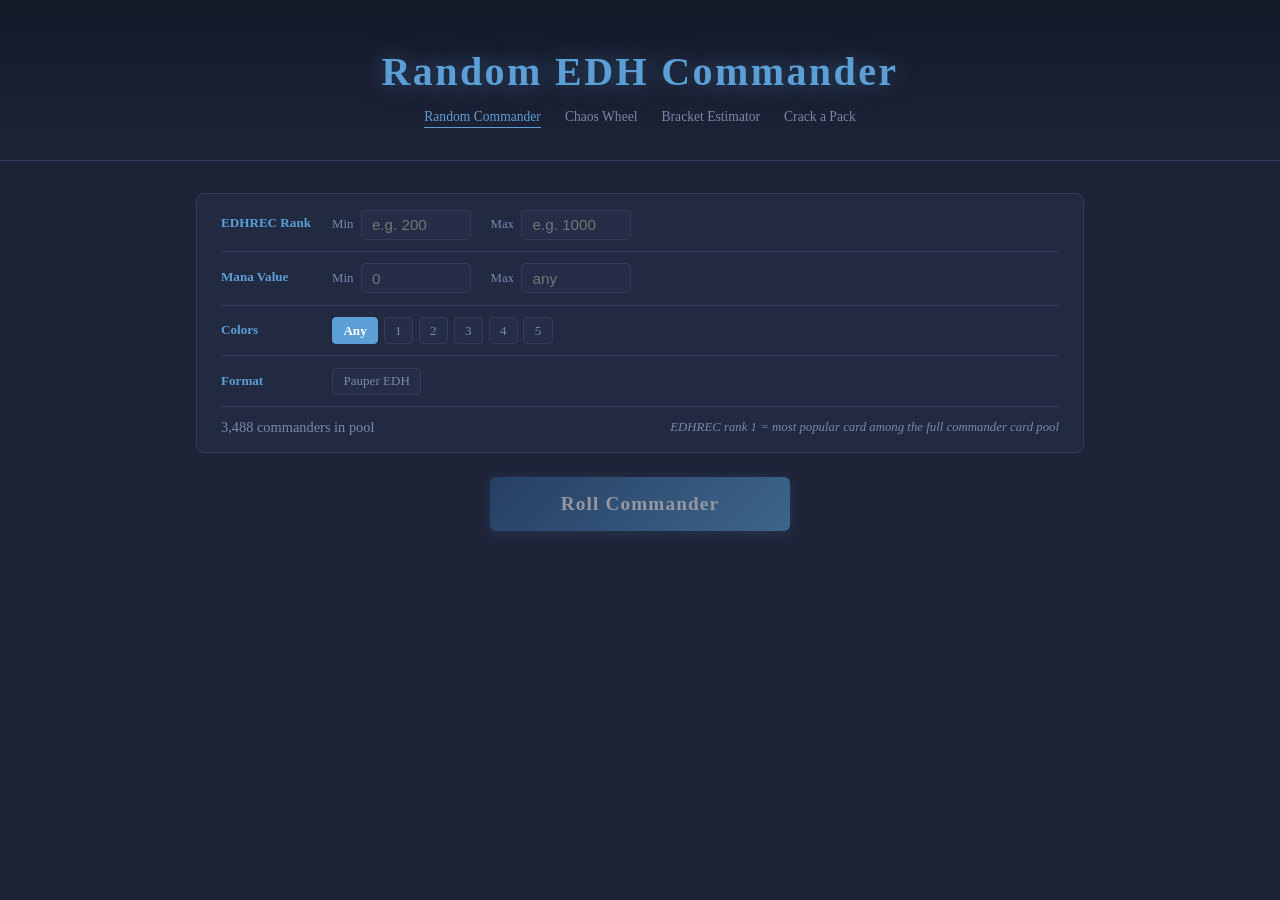
<file: index.html>
<!DOCTYPE html>
<html lang="en">
<head>
  <meta charset="UTF-8">
  <meta http-equiv="refresh" content="0; url=commander/">
  <title>EDH Tools</title>
</head>
<body>
  <a href="commander/">Click here if not redirected.</a>
</body>
</html>
</file>
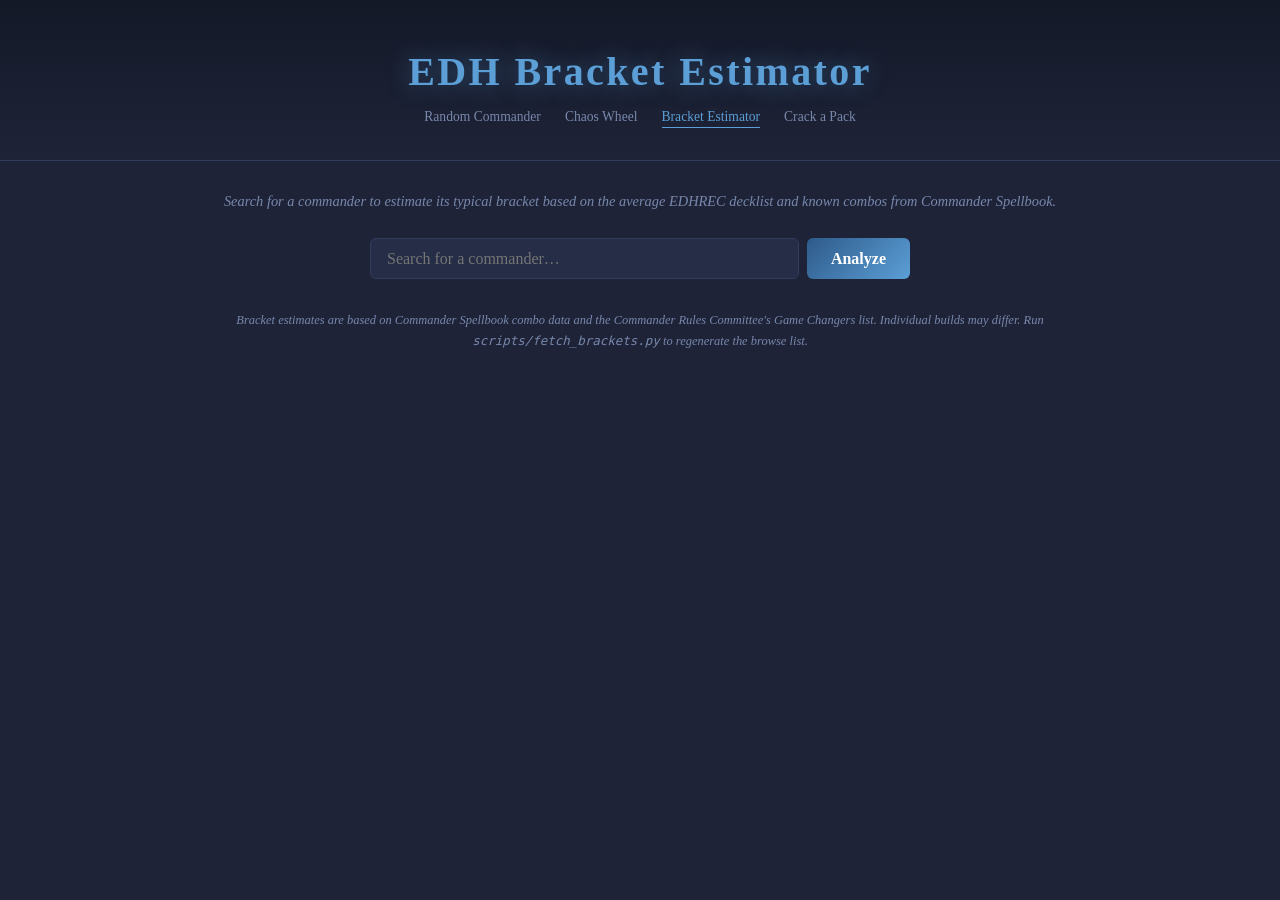
<file: brackets/index.html>
<!DOCTYPE html>
<html lang="en">
<head>
  <meta charset="UTF-8">
  <meta name="viewport" content="width=device-width, initial-scale=1.0">
  <title>Bracket Estimator — EDH</title>
  <link rel="stylesheet" href="../style.css">
  <link rel="stylesheet" href="brackets.css">
</head>
<body>
  <header>
    <h1>EDH Bracket Estimator</h1>
    <nav>
      <a href="../commander/">Random Commander</a>
      <a href="../wheel/">Chaos Wheel</a>
      <a href="./" class="active">Bracket Estimator</a>
      <a href="../packs/">Crack a Pack</a>
    </nav>
  </header>

  <main>
    <p class="br-intro">Search for a commander to estimate its typical bracket based on the average EDHREC decklist and known combos from Commander Spellbook.</p>
    <div class="search-wrapper">
      <input type="text" id="commander-search" placeholder="Search for a commander…" autocomplete="off">
      <button id="analyze-btn">Analyze</button>
      <ul id="search-dropdown" class="hidden"></ul>
    </div>
    <div id="bracket-result" class="hidden"></div>

    <div class="br-disclaimer">
      <p>Bracket estimates are based on Commander Spellbook combo data and the Commander Rules Committee's Game Changers list. Individual builds may differ. Run <code>scripts/fetch_brackets.py</code> to regenerate the browse list.</p>
    </div>
  </main>

  <script src="brackets.js"></script>
</body>
</html>
</file>
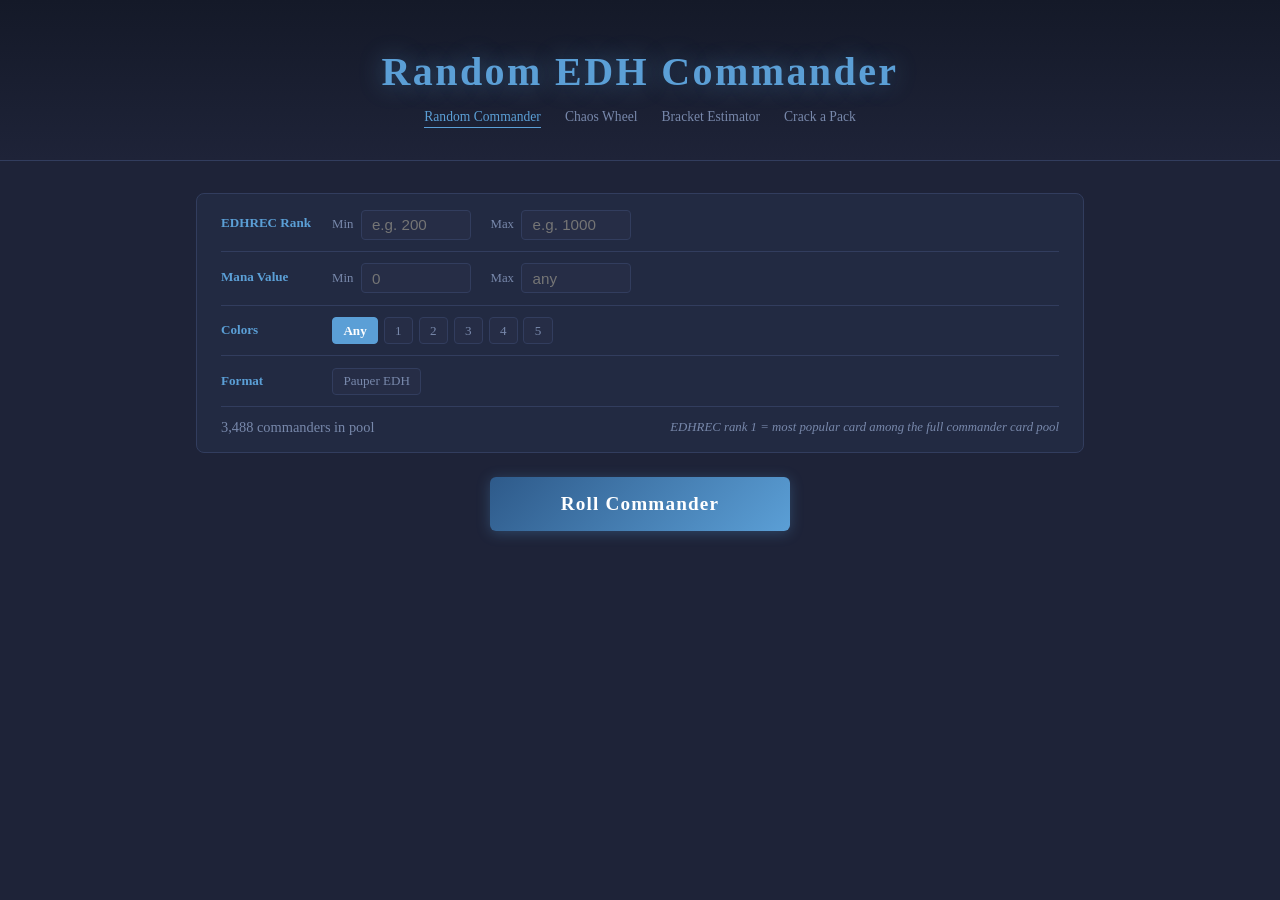
<file: commander/index.html>
<!DOCTYPE html>
<html lang="en">
<head>
  <meta charset="UTF-8">
  <meta name="viewport" content="width=device-width, initial-scale=1.0">
  <title>Random EDH Commander</title>
  <link rel="stylesheet" href="../style.css">
</head>
<body>
  <header>
    <h1>Random EDH Commander</h1>
    <nav>
      <a href="./" class="active">Random Commander</a>
      <a href="../wheel/">Chaos Wheel</a>
      <a href="../brackets/">Bracket Estimator</a>
      <a href="../packs/">Crack a Pack</a>
    </nav>
  </header>

  <main>
    <section class="filters">
      <div class="filter-row">
        <span class="filter-label">EDHREC Rank</span>
        <div class="filter-inputs">
          <div class="filter-pair">
            <label for="min-rank">Min</label>
            <input type="number" id="min-rank" placeholder="e.g. 200" min="1">
          </div>
          <div class="filter-pair">
            <label for="max-rank">Max</label>
            <input type="number" id="max-rank" placeholder="e.g. 1000" min="1">
          </div>
        </div>
      </div>

      <div class="filter-row">
        <span class="filter-label">Mana Value</span>
        <div class="filter-inputs">
          <div class="filter-pair">
            <label for="min-cmc">Min</label>
            <input type="number" id="min-cmc" placeholder="0" min="0">
          </div>
          <div class="filter-pair">
            <label for="max-cmc">Max</label>
            <input type="number" id="max-cmc" placeholder="any" min="0">
          </div>
        </div>
      </div>

      <div class="filter-row">
        <span class="filter-label">Colors</span>
        <div id="color-count-btns" class="btn-group">
          <button class="filter-btn count-btn active" data-count="">Any</button>
          <button class="filter-btn count-btn" data-count="1">1</button>
          <button class="filter-btn count-btn" data-count="2">2</button>
          <button class="filter-btn count-btn" data-count="3">3</button>
          <button class="filter-btn count-btn" data-count="4">4</button>
          <button class="filter-btn count-btn" data-count="5">5</button>
        </div>
      </div>

      <div class="filter-row">
        <span class="filter-label">Format</span>
        <div class="btn-group">
          <button class="filter-btn toggle-btn" id="pauper-toggle" data-active="false">Pauper EDH</button>
        </div>
      </div>

      <div class="filter-row hidden" id="color-combo-row">
        <span class="filter-label"></span>
        <div id="color-combo-btns" class="btn-group"></div>
      </div>

      <div class="filter-footer">
        <span id="pool-count">Loading commanders...</span>
        <span class="filter-hint">EDHREC rank 1 = most popular card among the full commander card pool</span>
      </div>
    </section>

    <button id="generate-btn" disabled>Roll Commander</button>

    <section id="card-display" class="hidden">
      <div class="card-container">
        <div class="card-image-wrapper">
          <img id="card-image" alt="Commander card">
        </div>
        <div class="card-info">
          <div class="card-header">
            <h2 id="card-name"></h2>
            <div id="card-mana-cost"></div>
          </div>
          <p id="card-type"></p>
          <div id="card-colors"></div>
          <div class="card-text">
            <p id="card-oracle"></p>
          </div>
          <div class="card-stats">
            <span id="card-pt"></span>
            <span id="card-edhrec-rank"></span>
          </div>
          <div class="card-links">
            <a id="card-scryfall-link" href="#" target="_blank" rel="noopener">View on Scryfall</a>
            <a id="card-edhrec-link" href="#" target="_blank" rel="noopener">View on EDHREC</a>
          </div>
        </div>
      </div>
    </section>
  </main>

  <script src="app.js"></script>
</body>
</html>
</file>
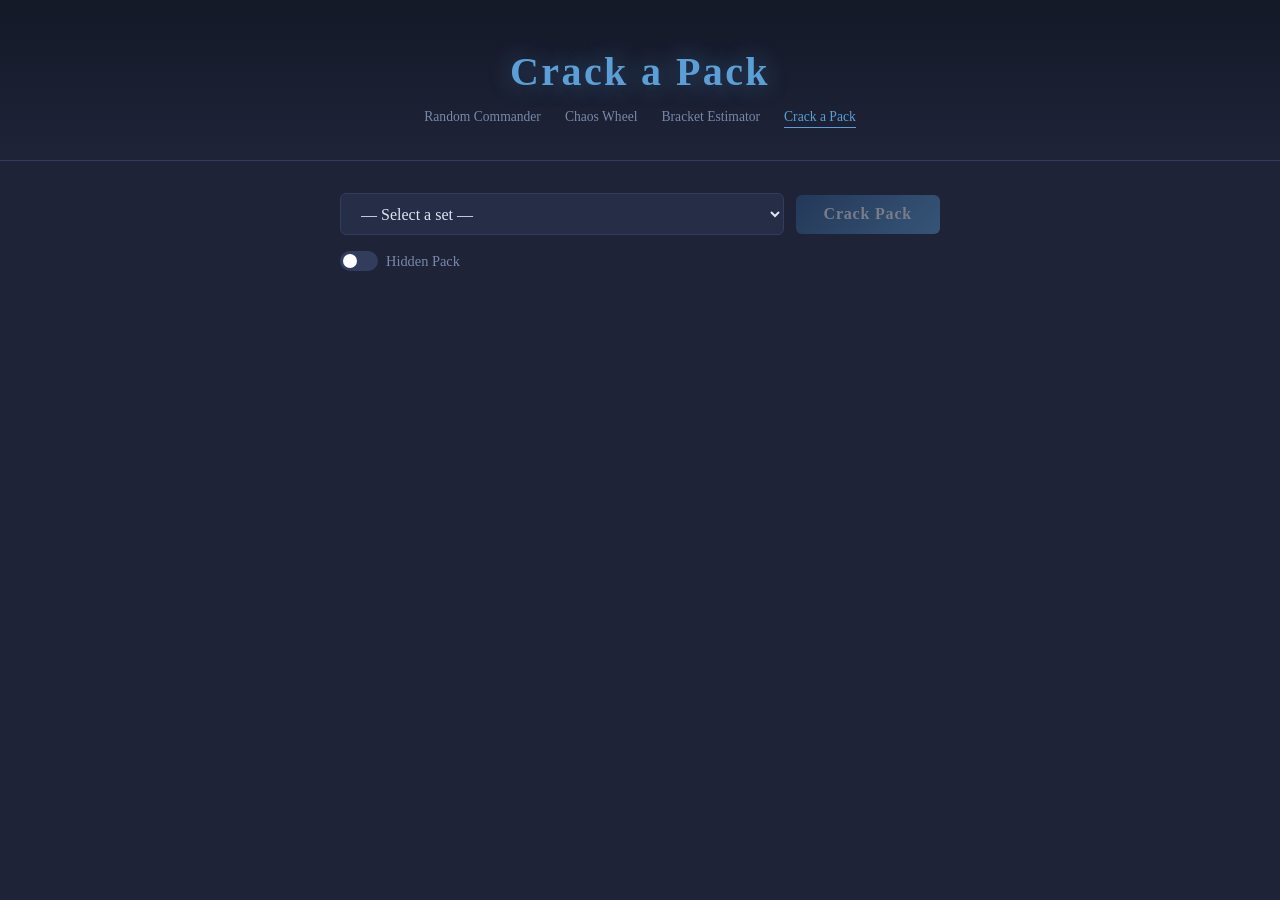
<file: packs/index.html>
<!DOCTYPE html>
<html lang="en">
<head>
  <meta charset="UTF-8">
  <meta name="viewport" content="width=device-width, initial-scale=1.0">
  <title>Crack a Pack — EDH</title>
  <link rel="stylesheet" href="../style.css">
  <link rel="stylesheet" href="pack.css">
</head>
<body>
  <header>
    <h1>Crack a Pack</h1>
    <nav>
      <a href="../commander/">Random Commander</a>
      <a href="../wheel/">Chaos Wheel</a>
      <a href="../brackets/">Bracket Estimator</a>
      <a href="./" class="active">Crack a Pack</a>
    </nav>
  </header>

  <main>
    <div class="pack-controls">
      <div class="pack-select-row">
        <select id="set-select" disabled>
          <option>Loading sets…</option>
        </select>
        <button id="crack-btn" disabled>Crack Pack</button>
      </div>
      <div class="pack-options-row">
        <label class="toggle-wrap" title="Cards start face-down; click each to reveal">
          <input type="checkbox" id="hidden-toggle">
          <span class="toggle-slider"></span>
          <span class="toggle-label-text">Hidden Pack</span>
        </label>
        <button id="export-btn" class="export-btn hidden">Copy List</button>
      </div>
      <span id="pack-info"></span>
    </div>

    <div id="pack-display" class="hidden"></div>
  </main>

  <div id="card-modal" class="modal-overlay hidden" role="dialog" aria-modal="true">
    <div class="modal-box">
      <button id="modal-close" class="modal-close" aria-label="Close">&#x2715;</button>
      <div class="modal-body">
        <div class="modal-img-wrap">
          <img id="modal-img" alt="">
        </div>
        <div class="modal-details">
          <div class="modal-header">
            <h2 id="modal-name"></h2>
            <span id="modal-mana" class="modal-mana"></span>
          </div>
          <p id="modal-type" class="modal-type"></p>
          <div id="modal-oracle" class="modal-oracle"></div>
          <p id="modal-pt" class="modal-pt"></p>
          <div class="modal-links">
            <a id="modal-scryfall-link" href="#" target="_blank" rel="noopener">View on Scryfall</a>
            <a id="modal-edhrec-link" href="#" target="_blank" rel="noopener">View on EDHREC</a>
          </div>
        </div>
      </div>
    </div>
  </div>

  <script src="pack.js"></script>
</body>
</html>
</file>
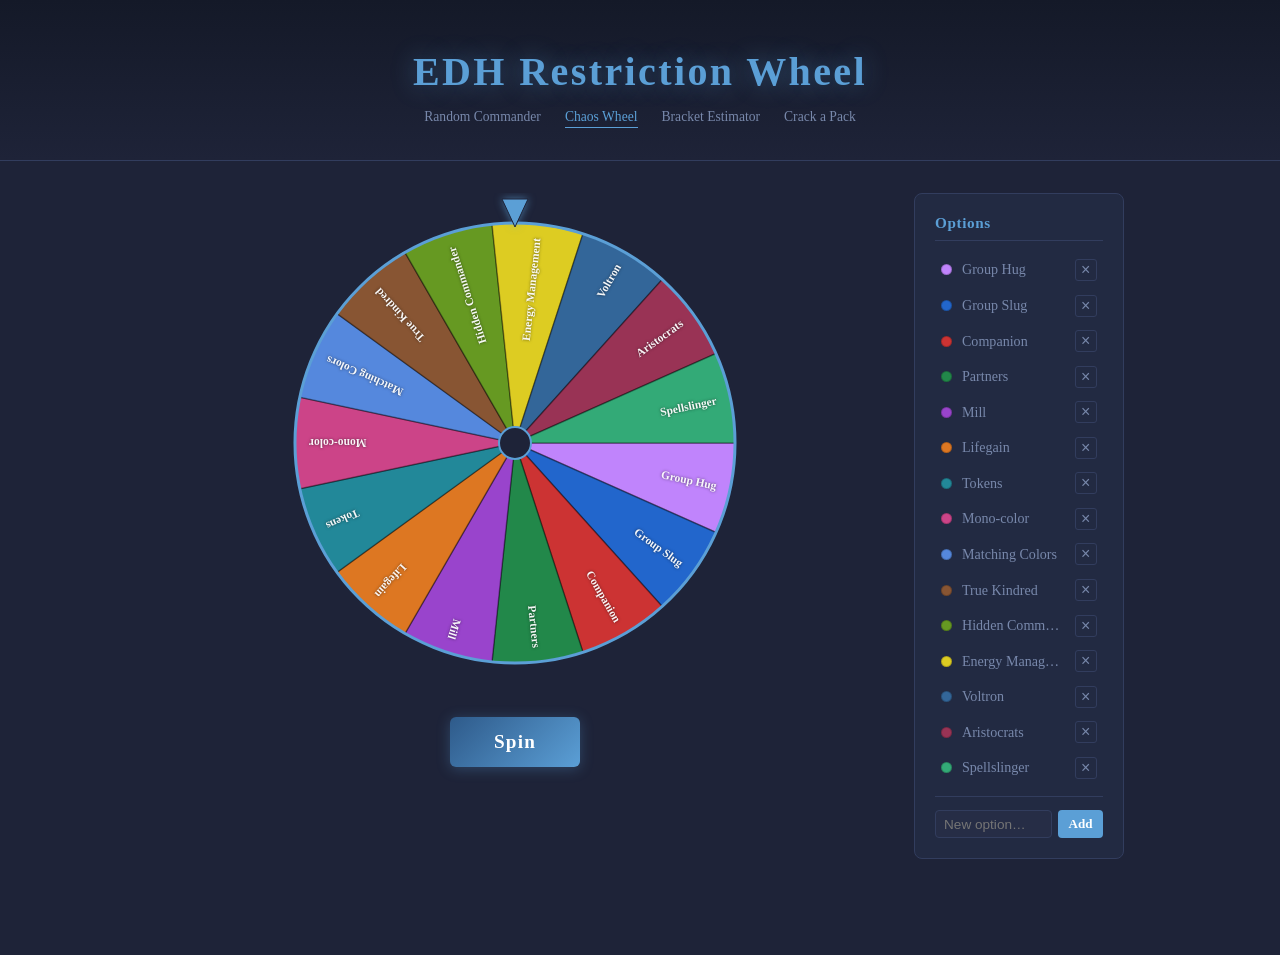
<file: wheel/index.html>
<!DOCTYPE html>
<html lang="en">
<head>
  <meta charset="UTF-8">
  <meta name="viewport" content="width=device-width, initial-scale=1.0">
  <title>Restriction Wheel — EDH</title>
  <link rel="stylesheet" href="../style.css">
  <link rel="stylesheet" href="wheel.css">
</head>
<body>
  <header>
    <h1>EDH Restriction Wheel</h1>
    <nav>
      <a href="../commander/">Random Commander</a>
      <a href="./" class="active">Chaos Wheel</a>
      <a href="../brackets/">Bracket Estimator</a>
      <a href="../packs/">Crack a Pack</a>
    </nav>
  </header>

  <main class="wheel-main">
    <div class="wheel-area">
      <div class="wheel-wrapper">
        <canvas id="wheel-canvas" width="500" height="500"></canvas>
      </div>
      <button id="spin-btn">Spin</button>
      <div id="result-display" class="hidden">
        <span class="result-label">Restriction:</span>
        <span id="result-text"></span>
      </div>
    </div>

    <aside class="options-panel">
      <h2>Options</h2>
      <ul id="options-list"></ul>
      <div class="add-option">
        <input type="text" id="new-option-input" placeholder="New option…" maxlength="40">
        <button id="add-option-btn">Add</button>
      </div>
    </aside>
  </main>

  <script src="wheel.js"></script>
</body>
</html>
</file>
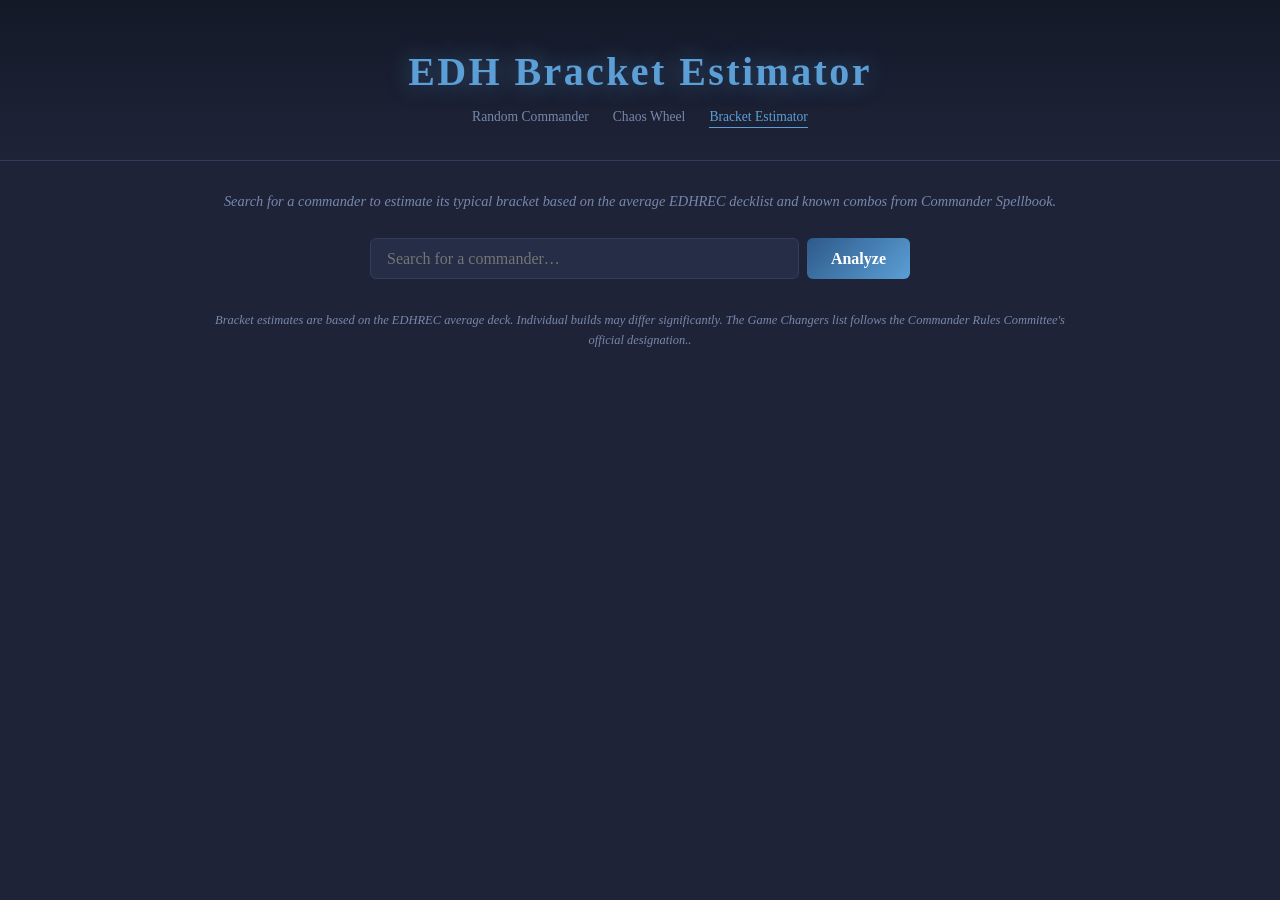
<file: brackets.html>
<!DOCTYPE html>
<html lang="en">
<head>
  <meta charset="UTF-8">
  <meta name="viewport" content="width=device-width, initial-scale=1.0">
  <title>Bracket Estimator — EDH</title>
  <link rel="stylesheet" href="style.css">
  <link rel="stylesheet" href="brackets.css">
</head>
<body>
  <header>
    <h1>EDH Bracket Estimator</h1>
    <nav>
      <a href="index.html">Random Commander</a>
      <a href="wheel.html">Chaos Wheel</a>
      <a href="brackets.html" class="active">Bracket Estimator</a>
    </nav>
  </header>

  <main>
    <p class="br-intro">Search for a commander to estimate its typical bracket based on the average EDHREC decklist and known combos from Commander Spellbook.</p>

    <div class="search-wrapper">
      <input type="text" id="commander-search" placeholder="Search for a commander…" autocomplete="off">
      <button id="analyze-btn">Analyze</button>
      <ul id="search-dropdown" class="hidden"></ul>
    </div>

    <div id="bracket-result" class="hidden"></div>

    <div class="br-disclaimer">
      <p>Bracket estimates are based on the EDHREC average deck. Individual builds may differ significantly. The Game Changers list follows the Commander Rules Committee's official designation..</p>
    </div>
  </main>

  <script src="brackets.js"></script>
</body>
</html>
</file>
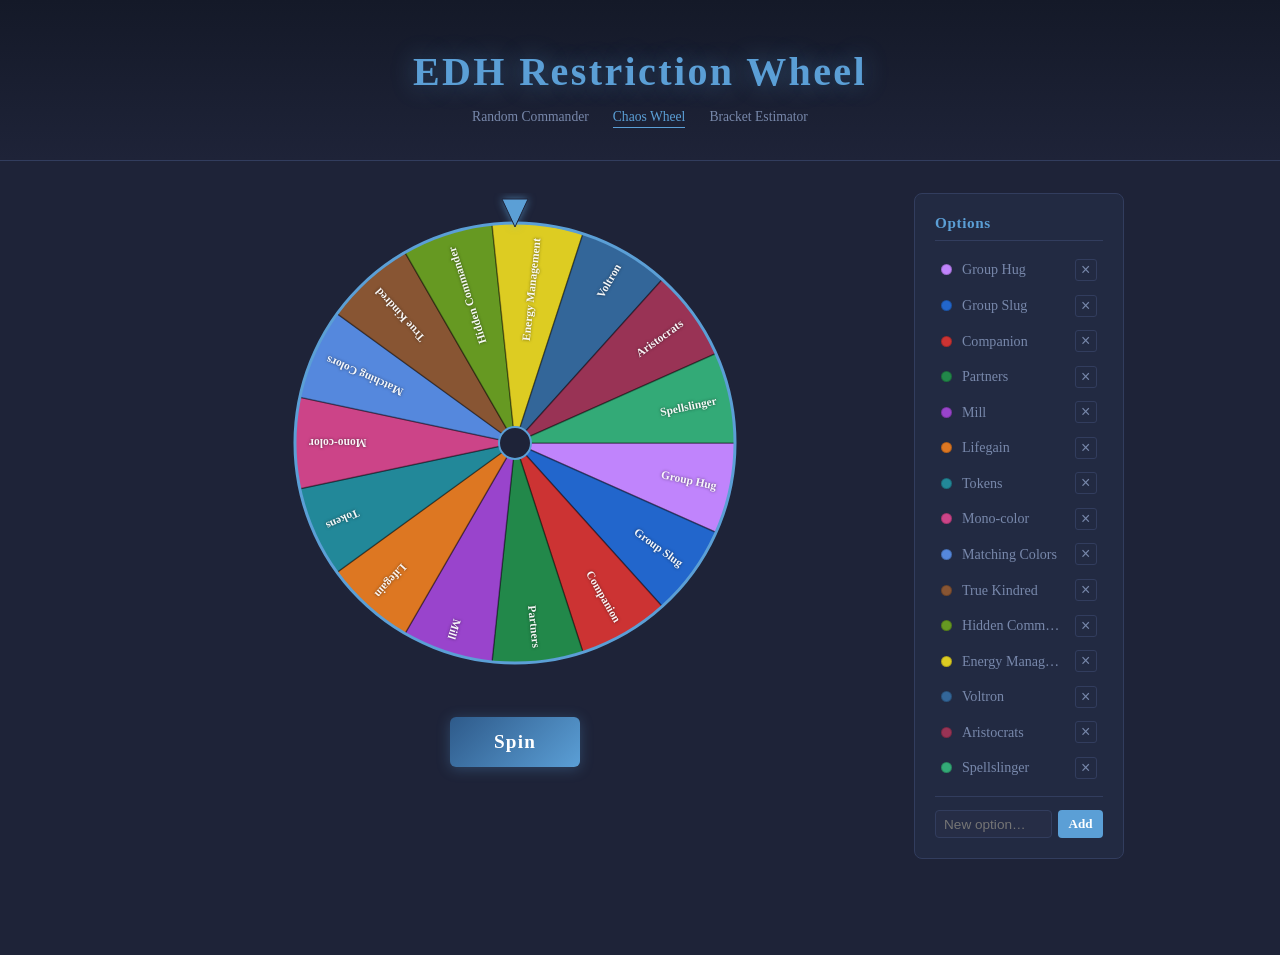
<file: wheel.html>
<!DOCTYPE html>
<html lang="en">
<head>
  <meta charset="UTF-8">
  <meta name="viewport" content="width=device-width, initial-scale=1.0">
  <title>Restriction Wheel — EDH</title>
  <link rel="stylesheet" href="style.css">
  <link rel="stylesheet" href="wheel.css">
</head>
<body>
  <header>
    <h1>EDH Restriction Wheel</h1>
    <nav>
      <a href="index.html">Random Commander</a>
      <a href="wheel.html" class="active">Chaos Wheel</a>
      <a href="brackets.html">Bracket Estimator</a>
    </nav>
  </header>

  <main class="wheel-main">
    <div class="wheel-area">
      <div class="wheel-wrapper">
        <canvas id="wheel-canvas" width="500" height="500"></canvas>
      </div>
      <button id="spin-btn">Spin</button>
      <div id="result-display" class="hidden">
        <span class="result-label">Restriction:</span>
        <span id="result-text"></span>
      </div>
    </div>

    <aside class="options-panel">
      <h2>Options</h2>
      <ul id="options-list"></ul>
      <div class="add-option">
        <input type="text" id="new-option-input" placeholder="New option…" maxlength="40">
        <button id="add-option-btn">Add</button>
      </div>
    </aside>
  </main>

  <script src="wheel.js"></script>
</body>
</html>
</file>
<file: style.css>
:root {
  --bg: #1e2338;
  --bg-card: #262d46;
  --bg-panel: #222a42;
  --border: #323d5e;
  --accent: #5b9fd6;
  --accent-hover: #7bbae8;
  --text: #dde5f5;
  --text-muted: #7888ab;
  --danger: #d96868;
  --shadow: 0 4px 24px rgba(0, 0, 0, 0.45);
}

* {
  box-sizing: border-box;
  margin: 0;
  padding: 0;
}

body {
  background: var(--bg);
  color: var(--text);
  font-family: 'Georgia', serif;
  min-height: 100vh;
  padding-bottom: 4rem;
}

header {
  text-align: center;
  padding: 3rem 1rem 2rem;
  border-bottom: 1px solid var(--border);
  background: linear-gradient(180deg, #141928 0%, var(--bg) 100%);
}

header h1 {
  font-size: 2.5rem;
  color: var(--accent);
  text-shadow: 0 0 24px rgba(91, 159, 214, 0.45);
  letter-spacing: 0.06em;
}

header p {
  color: var(--text-muted);
  margin-top: 0.5rem;
  font-style: italic;
}

header nav {
  display: flex;
  gap: 1.5rem;
  justify-content: center;
  margin-top: 0.9rem;
}

header nav a {
  color: var(--text-muted);
  text-decoration: none;
  font-size: 0.85rem;
  padding-bottom: 2px;
  border-bottom: 1px solid transparent;
  transition: color 0.15s, border-color 0.15s;
}

header nav a:hover,
header nav a.active {
  color: var(--accent);
  border-color: var(--accent);
}

main {
  max-width: 920px;
  margin: 0 auto;
  padding: 2rem 1rem;
}

.filters {
  background: var(--bg-panel);
  border: 1px solid var(--border);
  border-radius: 8px;
  padding: 0.25rem 1.5rem 1rem;
  margin-bottom: 1.5rem;
}

.filter-row {
  display: flex;
  align-items: flex-start;
  gap: 1rem;
  padding: 0.7rem 0;
  border-bottom: 1px solid var(--border);
}

.filter-label {
  width: 95px;
  flex-shrink: 0;
  color: var(--accent);
  font-size: 0.82rem;
  font-weight: bold;
  padding-top: 0.35rem;
}

.filter-inputs {
  display: flex;
  gap: 1.25rem;
  flex-wrap: wrap;
  align-items: center;
}

.filter-pair {
  display: flex;
  align-items: center;
  gap: 0.45rem;
}

.filter-pair label {
  color: var(--text-muted);
  font-size: 0.8rem;
  white-space: nowrap;
}

.filter-pair input {
  background: var(--bg-card);
  border: 1px solid var(--border);
  border-radius: 4px;
  color: var(--text);
  font-size: 0.95rem;
  padding: 0.35rem 0.65rem;
  width: 110px;
  transition: border-color 0.2s;
}

.filter-pair input:focus {
  outline: none;
  border-color: var(--accent);
}

.btn-group {
  display: flex;
  flex-wrap: wrap;
  gap: 0.35rem;
}

.filter-btn {
  background: var(--bg-card);
  border: 1px solid var(--border);
  border-radius: 4px;
  color: var(--text-muted);
  font-size: 0.82rem;
  padding: 0.3rem 0.65rem;
  cursor: pointer;
  transition: all 0.15s;
  font-family: 'Georgia', serif;
  display: inline-flex;
  align-items: center;
  gap: 4px;
  white-space: nowrap;
}

.filter-btn:hover {
  border-color: var(--accent);
  color: var(--text);
}

.filter-btn.active {
  background: var(--accent);
  border-color: var(--accent);
  color: #fff;
  font-weight: bold;
}

.mini-pip {
  display: inline-block;
  width: 9px;
  height: 9px;
  border-radius: 50%;
  border: 1px solid rgba(0, 0, 0, 0.25);
  flex-shrink: 0;
}

.filter-footer {
  display: flex;
  justify-content: space-between;
  align-items: center;
  padding-top: 0.75rem;
  flex-wrap: wrap;
  gap: 0.5rem;
  color: var(--text-muted);
  font-size: 0.9rem;
}

.filter-footer.error {
  color: var(--danger);
}

.filter-hint {
  color: var(--text-muted);
  font-size: 0.8rem;
  font-style: italic;
}

#generate-btn {
  display: block;
  width: 100%;
  max-width: 300px;
  margin: 0 auto 2.5rem;
  padding: 1rem 2rem;
  background: linear-gradient(135deg, #2e5a8a, var(--accent));
  border: none;
  border-radius: 6px;
  color: #fff;
  font-size: 1.2rem;
  font-family: 'Georgia', serif;
  font-weight: bold;
  cursor: pointer;
  letter-spacing: 0.06em;
  box-shadow: 0 2px 14px rgba(91, 159, 214, 0.3);
  transition: all 0.2s;
}

#generate-btn:hover:not(:disabled) {
  background: linear-gradient(135deg, #3a6ea0, var(--accent-hover));
  box-shadow: 0 4px 22px rgba(91, 159, 214, 0.45);
  transform: translateY(-1px);
}

#generate-btn:disabled {
  opacity: 0.4;
  cursor: not-allowed;
}

.hidden {
  display: none !important;
}

.card-container {
  display: flex;
  gap: 0;
  background: var(--bg-card);
  border: 1px solid var(--border);
  border-radius: 12px;
  overflow: hidden;
  box-shadow: var(--shadow);
  animation: fadeIn 0.3s ease;
}

@keyframes fadeIn {
  from { opacity: 0; transform: translateY(8px); }
  to   { opacity: 1; transform: translateY(0); }
}

.card-image-wrapper {
  flex-shrink: 0;
  width: 280px;
}

.card-image-wrapper img {
  width: 100%;
  height: 100%;
  object-fit: cover;
  display: block;
}

.card-info {
  padding: 1.5rem;
  display: flex;
  flex-direction: column;
  gap: 0.8rem;
  min-width: 0;
  flex: 1;
}

.card-header {
  display: flex;
  align-items: flex-start;
  justify-content: space-between;
  gap: 0.75rem;
  flex-wrap: wrap;
}

#card-name {
  font-size: 1.5rem;
  color: var(--accent);
  line-height: 1.2;
}

#card-mana-cost {
  display: flex;
  gap: 3px;
  flex-wrap: wrap;
  align-items: center;
  flex-shrink: 0;
  padding-top: 4px;
}

#card-type {
  color: var(--text-muted);
  font-style: italic;
  font-size: 0.9rem;
  border-bottom: 1px solid var(--border);
  padding-bottom: 0.6rem;
}

#card-colors {
  display: flex;
  gap: 4px;
  align-items: center;
}

#card-colors::before {
  content: 'Identity:';
  color: var(--text-muted);
  font-size: 0.8rem;
  margin-right: 2px;
}

.mana-pip {
  display: inline-flex;
  align-items: center;
  justify-content: center;
  width: 26px;
  height: 26px;
  border-radius: 50%;
  font-size: 0.72rem;
  font-weight: bold;
  font-family: sans-serif;
  border: 1px solid rgba(255, 255, 255, 0.15);
  flex-shrink: 0;
}

.mana-generic {
  background: #6e5f45;
  color: #f0e8d8;
}

.card-text {
  background: rgba(0, 0, 0, 0.25);
  border: 1px solid var(--border);
  border-radius: 6px;
  padding: 0.75rem 1rem;
  font-size: 0.88rem;
  line-height: 1.65;
  flex: 1;
  overflow-y: auto;
  max-height: 200px;
}

.card-stats {
  display: flex;
  align-items: center;
  gap: 1rem;
  font-size: 0.9rem;
}

#card-pt {
  background: var(--bg-panel);
  border: 1px solid var(--border);
  border-radius: 4px;
  padding: 0.2rem 0.65rem;
  font-weight: bold;
  color: var(--text);
  font-family: sans-serif;
}

#card-edhrec-rank {
  color: var(--text-muted);
  font-style: italic;
}

.card-links {
  display: flex;
  gap: 1.25rem;
  flex-wrap: wrap;
  padding-top: 0.25rem;
  border-top: 1px solid var(--border);
}

.card-links a {
  color: var(--accent);
  text-decoration: none;
  font-size: 0.85rem;
  border-bottom: 1px solid transparent;
  transition: border-color 0.15s;
}

.card-links a:hover {
  border-color: var(--accent);
}

@media (max-width: 620px) {
  header h1 {
    font-size: 1.75rem;
  }

  .card-container {
    flex-direction: column;
  }

  .card-image-wrapper {
    width: 100%;
    max-height: 420px;
  }

  .card-image-wrapper img {
    object-position: top;
  }

  .card-info {
    padding: 1rem;
  }

  .filter-row {
    flex-direction: column;
    gap: 0.5rem;
  }

  .filter-label {
    width: auto;
  }
}
</file>
<file: brackets/brackets.css>
.br-intro {
  color: var(--text-muted);
  font-style: italic;
  text-align: center;
  margin-bottom: 1.75rem;
  font-size: 0.9rem;
}

.search-wrapper {
  position: relative;
  display: flex;
  gap: 0.5rem;
  max-width: 540px;
  margin: 0 auto 2rem;
}

.search-wrapper input {
  flex: 1;
  background: var(--bg-card);
  border: 1px solid var(--border);
  border-radius: 6px;
  color: var(--text);
  font-size: 1rem;
  font-family: 'Georgia', serif;
  padding: 0.65rem 1rem;
  transition: border-color 0.2s;
}

.search-wrapper input:focus {
  outline: none;
  border-color: var(--accent);
}

.search-wrapper button {
  padding: 0.65rem 1.5rem;
  background: linear-gradient(135deg, #2e5a8a, var(--accent));
  border: none;
  border-radius: 6px;
  color: #fff;
  font-size: 1rem;
  font-family: 'Georgia', serif;
  font-weight: bold;
  cursor: pointer;
  white-space: nowrap;
  transition: all 0.2s;
}

.search-wrapper button:hover {
  background: linear-gradient(135deg, #3a6ea0, var(--accent-hover));
  box-shadow: 0 4px 22px rgba(91, 159, 214, 0.45);
  transform: translateY(-1px);
}

#search-dropdown {
  position: absolute;
  top: calc(100% + 4px);
  left: 0;
  right: 80px;
  background: var(--bg-card);
  border: 1px solid var(--border);
  border-radius: 6px;
  list-style: none;
  z-index: 100;
  box-shadow: var(--shadow);
  max-height: 280px;
  overflow-y: auto;
}

#search-dropdown li {
  padding: 0.55rem 1rem;
  cursor: pointer;
  font-size: 0.9rem;
  color: var(--text-muted);
  transition: background 0.1s, color 0.1s;
}

#search-dropdown li:hover {
  background: var(--bg-panel);
  color: var(--text);
}

/* Result card */

.br-loading,
.br-error {
  text-align: center;
  padding: 2rem;
  color: var(--text-muted);
  font-style: italic;
  font-size: 1rem;
}

.br-error {
  color: var(--danger);
}

.br-card {
  display: flex;
  gap: 0;
  background: var(--bg-card);
  border: 1px solid var(--border);
  border-radius: 12px;
  overflow: hidden;
  box-shadow: var(--shadow);
  animation: fadeIn 0.3s ease;
  max-width: 860px;
  margin: 0 auto;
}

.br-img {
  flex-shrink: 0;
  width: 220px;
}

.br-img img {
  width: 100%;
  height: auto;
  display: block;
}

.br-details {
  padding: 1.5rem;
  display: flex;
  flex-direction: column;
  gap: 1rem;
  flex: 1;
  min-width: 0;
}

.br-header {
  display: flex;
  align-items: flex-start;
  gap: 1rem;
  flex-wrap: wrap;
}

.br-header h2 {
  font-size: 1.4rem;
  color: var(--accent);
  flex: 1;
  min-width: 0;
  line-height: 1.2;
}

.br-badge {
  padding: 0.3rem 0.8rem;
  border-radius: 999px;
  font-size: 0.82rem;
  font-weight: bold;
  color: #fff;
  white-space: nowrap;
  flex-shrink: 0;
}

.br-desc {
  color: var(--text-muted);
  font-size: 0.88rem;
  font-style: italic;
  line-height: 1.55;
}

.br-section {
  background: rgba(0, 0, 0, 0.2);
  border: 1px solid var(--border);
  border-radius: 6px;
  padding: 0.85rem 1rem;
}

.br-section h3 {
  color: var(--accent);
  font-size: 0.82rem;
  letter-spacing: 0.04em;
  margin-bottom: 0.6rem;
  text-transform: uppercase;
}

.br-list {
  list-style: none;
  display: flex;
  flex-direction: column;
  gap: 0.3rem;
}

.br-list li {
  font-size: 0.88rem;
  color: var(--text);
  display: flex;
  align-items: center;
  gap: 0.5rem;
}

.br-list li::before {
  content: '•';
  color: var(--accent);
  flex-shrink: 0;
}

.gc-commander {
  font-weight: bold;
}

.gc-tag {
  font-size: 0.72rem;
  background: rgba(91, 159, 214, 0.15);
  border: 1px solid var(--border);
  border-radius: 3px;
  padding: 0.1rem 0.35rem;
  color: var(--text-muted);
  font-weight: normal;
}

.br-none {
  font-size: 0.88rem;
  color: var(--text-muted);
  font-style: italic;
}

.br-combo-count {
  font-size: 0.88rem;
  color: var(--text);
  margin-bottom: 0.4rem;
}

.br-more {
  font-size: 0.8rem;
  color: var(--text-muted);
  font-style: italic;
  margin-top: 0.35rem;
}

.br-fetch-error {
  font-size: 0.85rem;
  color: var(--danger);
}

/* ── Mode tabs ──────────────────────────────────────────────── */

.br-mode-tabs {
  display: flex;
  gap: 0.5rem;
  max-width: 540px;
  margin: 0 auto 1.75rem;
}

.br-mode-btn {
  flex: 1;
  padding: 0.6rem 1rem;
  background: var(--bg-card);
  border: 1px solid var(--border);
  border-radius: 6px;
  color: var(--text-muted);
  font-family: 'Georgia', serif;
  font-size: 0.9rem;
  cursor: pointer;
  transition: all 0.15s;
}

.br-mode-btn.active {
  background: var(--accent);
  border-color: var(--accent);
  color: #fff;
  font-weight: bold;
}

/* ── Browse list ────────────────────────────────────────────── */

.bracket-tabs {
  display: flex;
  gap: 0.4rem;
  margin-bottom: 1rem;
  flex-wrap: wrap;
  max-width: 860px;
  margin-left: auto;
  margin-right: auto;
}

.bracket-tab {
  padding: 0.45rem 1rem;
  background: var(--bg-card);
  border: 1px solid var(--border);
  border-radius: 4px;
  color: var(--text-muted);
  font-family: 'Georgia', serif;
  font-size: 0.85rem;
  cursor: pointer;
  transition: all 0.15s;
  display: flex;
  align-items: center;
  gap: 0.4rem;
}

.bracket-tab.active {
  border-color: var(--accent);
  color: var(--text);
  font-weight: bold;
}

.tab-count {
  background: var(--bg-panel);
  border-radius: 999px;
  padding: 0.1rem 0.45rem;
  font-size: 0.75rem;
  font-weight: normal;
  color: var(--text-muted);
}

.bl-list {
  display: flex;
  flex-direction: column;
  background: var(--bg-card);
  border: 1px solid var(--border);
  border-radius: 8px;
  overflow: hidden;
  max-width: 860px;
  margin: 0 auto;
}

.bl-row {
  display: flex;
  align-items: center;
  gap: 0.75rem;
  padding: 0.55rem 0.85rem;
  border-bottom: 1px solid var(--border);
  transition: background 0.1s;
}

.bl-row:last-child {
  border-bottom: none;
}

.bl-row:hover {
  background: var(--bg-panel);
}

.bl-thumb {
  width: 36px;
  height: 36px;
  object-fit: cover;
  object-position: top;
  border-radius: 3px;
  flex-shrink: 0;
}

.bl-info {
  flex: 1;
  min-width: 0;
  display: flex;
  flex-direction: column;
  gap: 0.2rem;
}

.bl-name {
  font-size: 0.88rem;
  color: var(--text);
  white-space: nowrap;
  overflow: hidden;
  text-overflow: ellipsis;
}

.bl-meta {
  display: flex;
  align-items: center;
  gap: 0.35rem;
  flex-wrap: wrap;
}

.bl-pips {
  display: flex;
  gap: 2px;
}

.bl-pip {
  display: inline-flex;
  align-items: center;
  justify-content: center;
  width: 15px;
  height: 15px;
  border-radius: 50%;
  font-size: 0.58rem;
  font-weight: bold;
  font-family: sans-serif;
  flex-shrink: 0;
}

.bl-combos {
  font-size: 0.74rem;
  color: var(--text-muted);
}

.bl-badge {
  font-size: 0.68rem;
  padding: 0.1rem 0.35rem;
  border-radius: 3px;
  font-weight: bold;
}

.bl-badge-combo {
  background: rgba(230, 168, 56, 0.15);
  color: #e6a838;
  border: 1px solid rgba(230, 168, 56, 0.3);
}

.bl-badge-gc {
  background: rgba(217, 104, 104, 0.15);
  color: #d96868;
  border: 1px solid rgba(217, 104, 104, 0.3);
}

.bl-rank {
  font-size: 0.76rem;
  color: var(--text-muted);
  flex-shrink: 0;
  font-style: italic;
}

.br-disclaimer {
  max-width: 860px;
  margin: 1.5rem auto 0;
  color: var(--text-muted);
  font-size: 0.78rem;
  font-style: italic;
  text-align: center;
  line-height: 1.55;
}

@media (max-width: 600px) {
  .search-wrapper {
    flex-wrap: wrap;
  }

  .search-wrapper input {
    flex-basis: 100%;
  }

  .search-wrapper button {
    width: 100%;
  }

  #search-dropdown {
    right: 0;
  }

  .br-card {
    flex-direction: column;
  }

  .br-img {
    width: 100%;
    max-height: 320px;
  }

  .br-img img {
    object-position: top;
  }

  .br-details {
    padding: 1rem;
  }
}
</file>
<file: packs/pack.css>
.pack-controls {
  display: flex;
  flex-direction: column;
  align-items: center;
  gap: 1rem;
  max-width: 600px;
  margin: 0 auto 2rem;
}

.pack-select-row {
  display: flex;
  gap: 0.75rem;
  width: 100%;
  align-items: center;
}

#set-select {
  flex: 1;
  background: var(--bg-card);
  border: 1px solid var(--border);
  border-radius: 6px;
  color: var(--text);
  font-size: 1rem;
  font-family: 'Georgia', serif;
  padding: 0.65rem 1rem;
  cursor: pointer;
  transition: border-color 0.2s;
  min-width: 0;
}

#set-select:focus {
  outline: none;
  border-color: var(--accent);
}

#set-select:disabled {
  opacity: 0.5;
  cursor: not-allowed;
}

#crack-btn {
  padding: 0.65rem 1.75rem;
  background: linear-gradient(135deg, #2e5a8a, var(--accent));
  border: none;
  border-radius: 6px;
  color: #fff;
  font-size: 1rem;
  font-family: 'Georgia', serif;
  font-weight: bold;
  cursor: pointer;
  white-space: nowrap;
  letter-spacing: 0.05em;
  transition: all 0.2s;
  flex-shrink: 0;
}

#crack-btn:hover:not(:disabled) {
  background: linear-gradient(135deg, #3a6ea0, var(--accent-hover));
  box-shadow: 0 4px 22px rgba(91, 159, 214, 0.45);
  transform: translateY(-1px);
}

#crack-btn:disabled {
  opacity: 0.4;
  cursor: not-allowed;
  transform: none;
}

#pack-info {
  color: var(--text-muted);
  font-size: 0.85rem;
  font-style: italic;
  text-align: center;
  min-height: 1.2em;
}

/* ── Pack display ────────────────────────────────────────────── */

#pack-display {
  display: grid;
  grid-template-columns: repeat(5, 1fr);
  gap: 0.6rem;
  max-width: 900px;
  margin: 0 auto;
}

.pack-card {
  position: relative;
  border-radius: 8px;
  overflow: hidden;
  cursor: pointer;
  animation: cardReveal 0.35s ease both;
  transition: transform 0.2s, box-shadow 0.2s;
}

.pack-card:hover {
  transform: translateY(-4px) scale(1.03);
  z-index: 10;
}

.pack-card img {
  display: block;
  width: 100%;
  height: auto;
  border-radius: 8px;
}

.card-placeholder {
  aspect-ratio: 2.5 / 3.5;
  background: var(--bg-card);
  border: 1px solid var(--border);
  border-radius: 8px;
  display: flex;
  align-items: center;
  justify-content: center;
  padding: 0.5rem;
  font-size: 0.75rem;
  color: var(--text-muted);
  text-align: center;
}

/* Rarity glow effects */
.pack-card.rare img {
  box-shadow: 0 0 12px rgba(201, 168, 76, 0.5);
}

.pack-card.rare {
  outline: 1px solid rgba(201, 168, 76, 0.45);
  border-radius: 8px;
}

.pack-card.mythic img {
  box-shadow: 0 0 16px rgba(230, 140, 50, 0.7);
}

.pack-card.mythic {
  outline: 1px solid rgba(230, 140, 50, 0.6);
  border-radius: 8px;
}

.pack-card.legendary {
  outline: 1px solid rgba(180, 130, 230, 0.55);
  border-radius: 8px;
}

/* Foil shimmer */
.pack-card.foil::after {
  content: '';
  position: absolute;
  inset: 0;
  border-radius: 8px;
  background: linear-gradient(
    135deg,
    transparent 20%,
    rgba(255, 255, 255, 0.15) 40%,
    rgba(180, 220, 255, 0.2) 50%,
    rgba(255, 200, 255, 0.15) 60%,
    transparent 80%
  );
  background-size: 200% 200%;
  animation: foilShimmer 2.5s ease-in-out infinite;
  pointer-events: none;
}

@keyframes foilShimmer {
  0%   { background-position: 200% 200%; opacity: 0.6; }
  50%  { background-position: 0% 0%;     opacity: 1; }
  100% { background-position: 200% 200%; opacity: 0.6; }
}

@keyframes cardReveal {
  from { opacity: 0; transform: translateY(12px) rotateX(8deg); }
  to   { opacity: 1; transform: translateY(0) rotateX(0); }
}

/* Card label badges */
.card-label {
  position: absolute;
  bottom: 4px;
  left: 4px;
  display: flex;
  gap: 3px;
  flex-wrap: wrap;
}

.badge {
  font-size: 0.6rem;
  font-weight: bold;
  font-family: sans-serif;
  padding: 1px 5px;
  border-radius: 3px;
  letter-spacing: 0.03em;
  text-transform: uppercase;
  opacity: 0.92;
}

.badge-rare     { background: rgba(201, 168, 76, 0.9);  color: #1a1400; }
.badge-mythic   { background: rgba(230, 130, 40, 0.9);  color: #1a0a00; }
.badge-foil     { background: rgba(140, 200, 255, 0.9); color: #001828; }
.badge-legendary { background: rgba(160, 100, 220, 0.9); color: #fff; }
.badge-wild     { background: rgba(100, 200, 140, 0.9); color: #001a0a; }

/* ── Options row (toggle + export) ───────────────────────────── */

.pack-options-row {
  display: flex;
  align-items: center;
  justify-content: space-between;
  width: 100%;
}

.toggle-wrap {
  display: flex;
  align-items: center;
  gap: 0.5rem;
  cursor: pointer;
  user-select: none;
}

.toggle-wrap input {
  display: none;
}

.toggle-slider {
  position: relative;
  display: inline-block;
  width: 38px;
  height: 20px;
  background: var(--border);
  border-radius: 10px;
  transition: background 0.2s;
  flex-shrink: 0;
}

.toggle-slider::after {
  content: '';
  position: absolute;
  width: 14px;
  height: 14px;
  background: #fff;
  border-radius: 50%;
  top: 3px;
  left: 3px;
  transition: left 0.2s;
}

.toggle-wrap input:checked + .toggle-slider {
  background: var(--accent);
}

.toggle-wrap input:checked + .toggle-slider::after {
  left: 21px;
}

.toggle-label-text {
  color: var(--text-muted);
  font-size: 0.9rem;
}

.export-btn {
  padding: 0.4rem 1rem;
  background: transparent;
  border: 1px solid var(--border);
  border-radius: 6px;
  color: var(--text-muted);
  font-size: 0.85rem;
  font-family: 'Georgia', serif;
  cursor: pointer;
  transition: border-color 0.2s, color 0.2s;
}

.export-btn:hover {
  border-color: var(--accent);
  color: var(--text);
}

/* ── Face-down (hidden pack) ──────────────────────────────────── */

.pack-card.face-down .card-label {
  display: none;
}

.pack-card.card-flip {
  animation: cardFlip 0.36s ease-in-out;
  pointer-events: none;
}

@keyframes cardFlip {
  0%   { transform: scaleX(1); }
  50%  { transform: scaleX(0); }
  100% { transform: scaleX(1); }
}

/* ── Card modal ───────────────────────────────────────────────── */

.modal-overlay {
  position: fixed;
  inset: 0;
  background: rgba(0, 0, 0, 0.75);
  z-index: 1000;
  display: flex;
  align-items: center;
  justify-content: center;
  padding: 1rem;
  animation: modalFadeIn 0.15s ease;
}

.modal-overlay.hidden {
  display: none;
}

.modal-box {
  position: relative;
  background: var(--bg-card);
  border: 1px solid var(--border);
  border-radius: 12px;
  max-width: 720px;
  width: 100%;
  max-height: 90vh;
  overflow-y: auto;
  padding: 1.5rem;
  animation: modalSlideUp 0.2s ease;
}

.modal-close {
  position: absolute;
  top: 0.75rem;
  right: 0.75rem;
  background: none;
  border: none;
  color: var(--text-muted);
  font-size: 1.25rem;
  line-height: 1;
  cursor: pointer;
  padding: 0.25rem 0.4rem;
  border-radius: 4px;
  transition: color 0.15s;
}

.modal-close:hover {
  color: var(--text);
}

.modal-body {
  display: flex;
  gap: 1.5rem;
  align-items: flex-start;
}

.modal-img-wrap {
  flex-shrink: 0;
  width: 200px;
}

.modal-img-wrap img {
  width: 100%;
  height: auto;
  border-radius: 10px;
  display: block;
}

.modal-details {
  flex: 1;
  min-width: 0;
}

.modal-header {
  display: flex;
  align-items: baseline;
  gap: 0.75rem;
  flex-wrap: wrap;
  margin-bottom: 0.35rem;
}

.modal-header h2 {
  margin: 0;
  font-size: 1.15rem;
  color: var(--text);
}

.modal-mana {
  font-family: monospace;
  font-size: 0.85rem;
  color: var(--text-muted);
  white-space: nowrap;
}

.modal-type {
  color: var(--text-muted);
  font-size: 0.88rem;
  font-style: italic;
  margin: 0 0 0.75rem;
}

.modal-oracle {
  font-size: 0.88rem;
  color: var(--text);
  line-height: 1.55;
  margin-bottom: 0.75rem;
  white-space: pre-wrap;
}

.modal-pt {
  font-size: 0.95rem;
  font-weight: bold;
  color: var(--text);
  margin: 0 0 0.75rem;
}

.modal-links {
  display: flex;
  gap: 1rem;
  flex-wrap: wrap;
}

.modal-links a {
  color: var(--accent);
  text-decoration: none;
  font-size: 0.85rem;
}

.modal-links a:hover {
  text-decoration: underline;
}

@keyframes modalFadeIn {
  from { opacity: 0; }
  to   { opacity: 1; }
}

@keyframes modalSlideUp {
  from { transform: translateY(16px); opacity: 0; }
  to   { transform: translateY(0);    opacity: 1; }
}

/* ── Responsive ───────────────────────────────────────────────── */

@media (max-width: 760px) {
  #pack-display {
    grid-template-columns: repeat(4, 1fr);
  }
}

@media (max-width: 560px) {
  .pack-select-row {
    flex-direction: column;
  }

  #crack-btn {
    width: 100%;
  }

  #pack-display {
    grid-template-columns: repeat(3, 1fr);
  }

  .modal-body {
    flex-direction: column;
    align-items: center;
  }

  .modal-img-wrap {
    width: 160px;
  }
}

@media (max-width: 380px) {
  #pack-display {
    grid-template-columns: repeat(2, 1fr);
  }
}
</file>
<file: wheel/wheel.css>
.wheel-main {
  display: flex;
  gap: 2.5rem;
  max-width: 1000px;
  margin: 0 auto;
  padding: 2rem 1rem;
  align-items: flex-start;
}

.wheel-area {
  display: flex;
  flex-direction: column;
  align-items: center;
  gap: 1.5rem;
  flex: 1;
  min-width: 0;
}

#wheel-canvas {
  display: block;
  max-width: 100%;
  height: auto;
}

#spin-btn {
  padding: 0.85rem 2.75rem;
  background: linear-gradient(135deg, #2e5a8a, var(--accent));
  border: none;
  border-radius: 6px;
  color: #fff;
  font-size: 1.2rem;
  font-family: 'Georgia', serif;
  font-weight: bold;
  cursor: pointer;
  letter-spacing: 0.06em;
  box-shadow: 0 2px 14px rgba(91, 159, 214, 0.3);
  transition: all 0.2s;
}

#spin-btn:hover:not(:disabled) {
  background: linear-gradient(135deg, #3a6ea0, var(--accent-hover));
  box-shadow: 0 4px 22px rgba(91, 159, 214, 0.45);
  transform: translateY(-1px);
}

#spin-btn:disabled {
  opacity: 0.6;
  cursor: not-allowed;
  transform: none;
}

#result-display {
  text-align: center;
  padding: 1rem 2rem;
  background: var(--bg-panel);
  border: 1px solid var(--border);
  border-radius: 8px;
  display: flex;
  flex-direction: column;
  gap: 0.3rem;
  min-width: 240px;
  animation: fadeIn 0.3s ease;
}

.result-label {
  color: var(--text-muted);
  font-size: 0.8rem;
  font-style: italic;
}

#result-text {
  font-size: 1.75rem;
  font-weight: bold;
}

.options-panel {
  width: 210px;
  flex-shrink: 0;
  background: var(--bg-panel);
  border: 1px solid var(--border);
  border-radius: 8px;
  padding: 1.25rem;
}

.options-panel h2 {
  color: var(--accent);
  font-size: 0.95rem;
  margin-bottom: 0.9rem;
  padding-bottom: 0.5rem;
  border-bottom: 1px solid var(--border);
  letter-spacing: 0.04em;
}

#options-list {
  list-style: none;
  display: flex;
  flex-direction: column;
  gap: 0.45rem;
}

#options-list li {
  display: flex;
  align-items: center;
  gap: 0.6rem;
  font-size: 0.88rem;
  color: var(--text-muted);
  padding: 0.2rem 0.4rem;
  border-radius: 4px;
  transition: all 0.2s;
}

#options-list li.inactive {
  opacity: 0.4;
}

#options-list li.winner {
  color: var(--text);
  background: rgba(201, 168, 76, 0.1);
  font-weight: bold;
}

.option-label {
  flex: 1;
  min-width: 0;
  overflow: hidden;
  text-overflow: ellipsis;
  white-space: nowrap;
}

.option-dot {
  width: 11px;
  height: 11px;
  border-radius: 50%;
  flex-shrink: 0;
  border: 1px solid rgba(0, 0, 0, 0.2);
}

.option-toggle {
  flex-shrink: 0;
  margin-left: auto;
  background: none;
  border: 1px solid var(--border);
  border-radius: 3px;
  color: var(--text-muted);
  font-size: 1rem;
  line-height: 1;
  width: 22px;
  height: 22px;
  padding: 0;
  cursor: pointer;
  display: flex;
  align-items: center;
  justify-content: center;
  transition: all 0.15s;
}

.option-toggle:hover:not(:disabled) {
  border-color: var(--accent);
  color: var(--accent);
}

.option-toggle:disabled {
  opacity: 0.25;
  cursor: not-allowed;
}

.add-option {
  display: flex;
  gap: 0.4rem;
  margin-top: 0.85rem;
  padding-top: 0.85rem;
  border-top: 1px solid var(--border);
}

.add-option input {
  flex: 1;
  min-width: 0;
  background: var(--bg-card);
  border: 1px solid var(--border);
  border-radius: 4px;
  color: var(--text);
  font-size: 0.85rem;
  padding: 0.35rem 0.5rem;
  transition: border-color 0.2s;
}

.add-option input:focus {
  outline: none;
  border-color: var(--accent);
}

.add-option button {
  background: var(--accent);
  border: none;
  border-radius: 4px;
  color: #fff;
  font-size: 0.82rem;
  font-weight: bold;
  font-family: 'Georgia', serif;
  padding: 0.35rem 0.65rem;
  cursor: pointer;
  white-space: nowrap;
  transition: background 0.15s;
}

.add-option button:hover {
  background: var(--accent-hover);
}

@media (max-width: 680px) {
  .wheel-main {
    flex-direction: column;
    align-items: center;
  }

  .options-panel {
    width: 100%;
  }

}
</file>
<file: brackets.css>
.br-intro {
  color: var(--text-muted);
  font-style: italic;
  text-align: center;
  margin-bottom: 1.75rem;
  font-size: 0.9rem;
}

.search-wrapper {
  position: relative;
  display: flex;
  gap: 0.5rem;
  max-width: 540px;
  margin: 0 auto 2rem;
}

.search-wrapper input {
  flex: 1;
  background: var(--bg-card);
  border: 1px solid var(--border);
  border-radius: 6px;
  color: var(--text);
  font-size: 1rem;
  font-family: 'Georgia', serif;
  padding: 0.65rem 1rem;
  transition: border-color 0.2s;
}

.search-wrapper input:focus {
  outline: none;
  border-color: var(--accent);
}

.search-wrapper button {
  padding: 0.65rem 1.5rem;
  background: linear-gradient(135deg, #2e5a8a, var(--accent));
  border: none;
  border-radius: 6px;
  color: #fff;
  font-size: 1rem;
  font-family: 'Georgia', serif;
  font-weight: bold;
  cursor: pointer;
  white-space: nowrap;
  transition: all 0.2s;
}

.search-wrapper button:hover {
  background: linear-gradient(135deg, #3a6ea0, var(--accent-hover));
  box-shadow: 0 4px 22px rgba(91, 159, 214, 0.45);
  transform: translateY(-1px);
}

#search-dropdown {
  position: absolute;
  top: calc(100% + 4px);
  left: 0;
  right: 80px;
  background: var(--bg-card);
  border: 1px solid var(--border);
  border-radius: 6px;
  list-style: none;
  z-index: 100;
  box-shadow: var(--shadow);
  max-height: 280px;
  overflow-y: auto;
}

#search-dropdown li {
  padding: 0.55rem 1rem;
  cursor: pointer;
  font-size: 0.9rem;
  color: var(--text-muted);
  transition: background 0.1s, color 0.1s;
}

#search-dropdown li:hover {
  background: var(--bg-panel);
  color: var(--text);
}

/* Result card */

.br-loading,
.br-error {
  text-align: center;
  padding: 2rem;
  color: var(--text-muted);
  font-style: italic;
  font-size: 1rem;
}

.br-error {
  color: var(--danger);
}

.br-card {
  display: flex;
  gap: 0;
  background: var(--bg-card);
  border: 1px solid var(--border);
  border-radius: 12px;
  overflow: hidden;
  box-shadow: var(--shadow);
  animation: fadeIn 0.3s ease;
  max-width: 860px;
  margin: 0 auto;
}

.br-img {
  flex-shrink: 0;
  width: 220px;
}

.br-img img {
  width: 100%;
  height: auto;
  display: block;
}

.br-details {
  padding: 1.5rem;
  display: flex;
  flex-direction: column;
  gap: 1rem;
  flex: 1;
  min-width: 0;
}

.br-header {
  display: flex;
  align-items: flex-start;
  gap: 1rem;
  flex-wrap: wrap;
}

.br-header h2 {
  font-size: 1.4rem;
  color: var(--accent);
  flex: 1;
  min-width: 0;
  line-height: 1.2;
}

.br-badge {
  padding: 0.3rem 0.8rem;
  border-radius: 999px;
  font-size: 0.82rem;
  font-weight: bold;
  color: #fff;
  white-space: nowrap;
  flex-shrink: 0;
}

.br-desc {
  color: var(--text-muted);
  font-size: 0.88rem;
  font-style: italic;
  line-height: 1.55;
}

.br-section {
  background: rgba(0, 0, 0, 0.2);
  border: 1px solid var(--border);
  border-radius: 6px;
  padding: 0.85rem 1rem;
}

.br-section h3 {
  color: var(--accent);
  font-size: 0.82rem;
  letter-spacing: 0.04em;
  margin-bottom: 0.6rem;
  text-transform: uppercase;
}

.br-list {
  list-style: none;
  display: flex;
  flex-direction: column;
  gap: 0.3rem;
}

.br-list li {
  font-size: 0.88rem;
  color: var(--text);
  display: flex;
  align-items: center;
  gap: 0.5rem;
}

.br-list li::before {
  content: '•';
  color: var(--accent);
  flex-shrink: 0;
}

.gc-commander {
  font-weight: bold;
}

.gc-tag {
  font-size: 0.72rem;
  background: rgba(91, 159, 214, 0.15);
  border: 1px solid var(--border);
  border-radius: 3px;
  padding: 0.1rem 0.35rem;
  color: var(--text-muted);
  font-weight: normal;
}

.br-none {
  font-size: 0.88rem;
  color: var(--text-muted);
  font-style: italic;
}

.br-combo-count {
  font-size: 0.88rem;
  color: var(--text);
  margin-bottom: 0.4rem;
}

.br-more {
  font-size: 0.8rem;
  color: var(--text-muted);
  font-style: italic;
  margin-top: 0.35rem;
}

.br-fetch-error {
  font-size: 0.85rem;
  color: var(--danger);
}

.br-disclaimer {
  max-width: 860px;
  margin: 1.5rem auto 0;
  color: var(--text-muted);
  font-size: 0.78rem;
  font-style: italic;
  text-align: center;
  line-height: 1.55;
}

@media (max-width: 600px) {
  .search-wrapper {
    flex-wrap: wrap;
  }

  .search-wrapper input {
    flex-basis: 100%;
  }

  .search-wrapper button {
    width: 100%;
  }

  #search-dropdown {
    right: 0;
  }

  .br-card {
    flex-direction: column;
  }

  .br-img {
    width: 100%;
    max-height: 320px;
  }

  .br-img img {
    object-position: top;
  }

  .br-details {
    padding: 1rem;
  }
}
</file>
<file: wheel.css>
.wheel-main {
  display: flex;
  gap: 2.5rem;
  max-width: 1000px;
  margin: 0 auto;
  padding: 2rem 1rem;
  align-items: flex-start;
}

.wheel-area {
  display: flex;
  flex-direction: column;
  align-items: center;
  gap: 1.5rem;
  flex: 1;
  min-width: 0;
}

#wheel-canvas {
  display: block;
  max-width: 100%;
  height: auto;
}

#spin-btn {
  padding: 0.85rem 2.75rem;
  background: linear-gradient(135deg, #2e5a8a, var(--accent));
  border: none;
  border-radius: 6px;
  color: #fff;
  font-size: 1.2rem;
  font-family: 'Georgia', serif;
  font-weight: bold;
  cursor: pointer;
  letter-spacing: 0.06em;
  box-shadow: 0 2px 14px rgba(91, 159, 214, 0.3);
  transition: all 0.2s;
}

#spin-btn:hover:not(:disabled) {
  background: linear-gradient(135deg, #3a6ea0, var(--accent-hover));
  box-shadow: 0 4px 22px rgba(91, 159, 214, 0.45);
  transform: translateY(-1px);
}

#spin-btn:disabled {
  opacity: 0.6;
  cursor: not-allowed;
  transform: none;
}

#result-display {
  text-align: center;
  padding: 1rem 2rem;
  background: var(--bg-panel);
  border: 1px solid var(--border);
  border-radius: 8px;
  display: flex;
  flex-direction: column;
  gap: 0.3rem;
  min-width: 240px;
  animation: fadeIn 0.3s ease;
}

.result-label {
  color: var(--text-muted);
  font-size: 0.8rem;
  font-style: italic;
}

#result-text {
  font-size: 1.75rem;
  font-weight: bold;
}

.options-panel {
  width: 210px;
  flex-shrink: 0;
  background: var(--bg-panel);
  border: 1px solid var(--border);
  border-radius: 8px;
  padding: 1.25rem;
}

.options-panel h2 {
  color: var(--accent);
  font-size: 0.95rem;
  margin-bottom: 0.9rem;
  padding-bottom: 0.5rem;
  border-bottom: 1px solid var(--border);
  letter-spacing: 0.04em;
}

#options-list {
  list-style: none;
  display: flex;
  flex-direction: column;
  gap: 0.45rem;
}

#options-list li {
  display: flex;
  align-items: center;
  gap: 0.6rem;
  font-size: 0.88rem;
  color: var(--text-muted);
  padding: 0.2rem 0.4rem;
  border-radius: 4px;
  transition: all 0.2s;
}

#options-list li.inactive {
  opacity: 0.4;
}

#options-list li.winner {
  color: var(--text);
  background: rgba(201, 168, 76, 0.1);
  font-weight: bold;
}

.option-label {
  flex: 1;
  min-width: 0;
  overflow: hidden;
  text-overflow: ellipsis;
  white-space: nowrap;
}

.option-dot {
  width: 11px;
  height: 11px;
  border-radius: 50%;
  flex-shrink: 0;
  border: 1px solid rgba(0, 0, 0, 0.2);
}

.option-toggle {
  flex-shrink: 0;
  margin-left: auto;
  background: none;
  border: 1px solid var(--border);
  border-radius: 3px;
  color: var(--text-muted);
  font-size: 1rem;
  line-height: 1;
  width: 22px;
  height: 22px;
  padding: 0;
  cursor: pointer;
  display: flex;
  align-items: center;
  justify-content: center;
  transition: all 0.15s;
}

.option-toggle:hover:not(:disabled) {
  border-color: var(--accent);
  color: var(--accent);
}

.option-toggle:disabled {
  opacity: 0.25;
  cursor: not-allowed;
}

.add-option {
  display: flex;
  gap: 0.4rem;
  margin-top: 0.85rem;
  padding-top: 0.85rem;
  border-top: 1px solid var(--border);
}

.add-option input {
  flex: 1;
  min-width: 0;
  background: var(--bg-card);
  border: 1px solid var(--border);
  border-radius: 4px;
  color: var(--text);
  font-size: 0.85rem;
  padding: 0.35rem 0.5rem;
  transition: border-color 0.2s;
}

.add-option input:focus {
  outline: none;
  border-color: var(--accent);
}

.add-option button {
  background: var(--accent);
  border: none;
  border-radius: 4px;
  color: #fff;
  font-size: 0.82rem;
  font-weight: bold;
  font-family: 'Georgia', serif;
  padding: 0.35rem 0.65rem;
  cursor: pointer;
  white-space: nowrap;
  transition: background 0.15s;
}

.add-option button:hover {
  background: var(--accent-hover);
}

@media (max-width: 680px) {
  .wheel-main {
    flex-direction: column;
    align-items: center;
  }

  .options-panel {
    width: 100%;
  }

}
</file>
